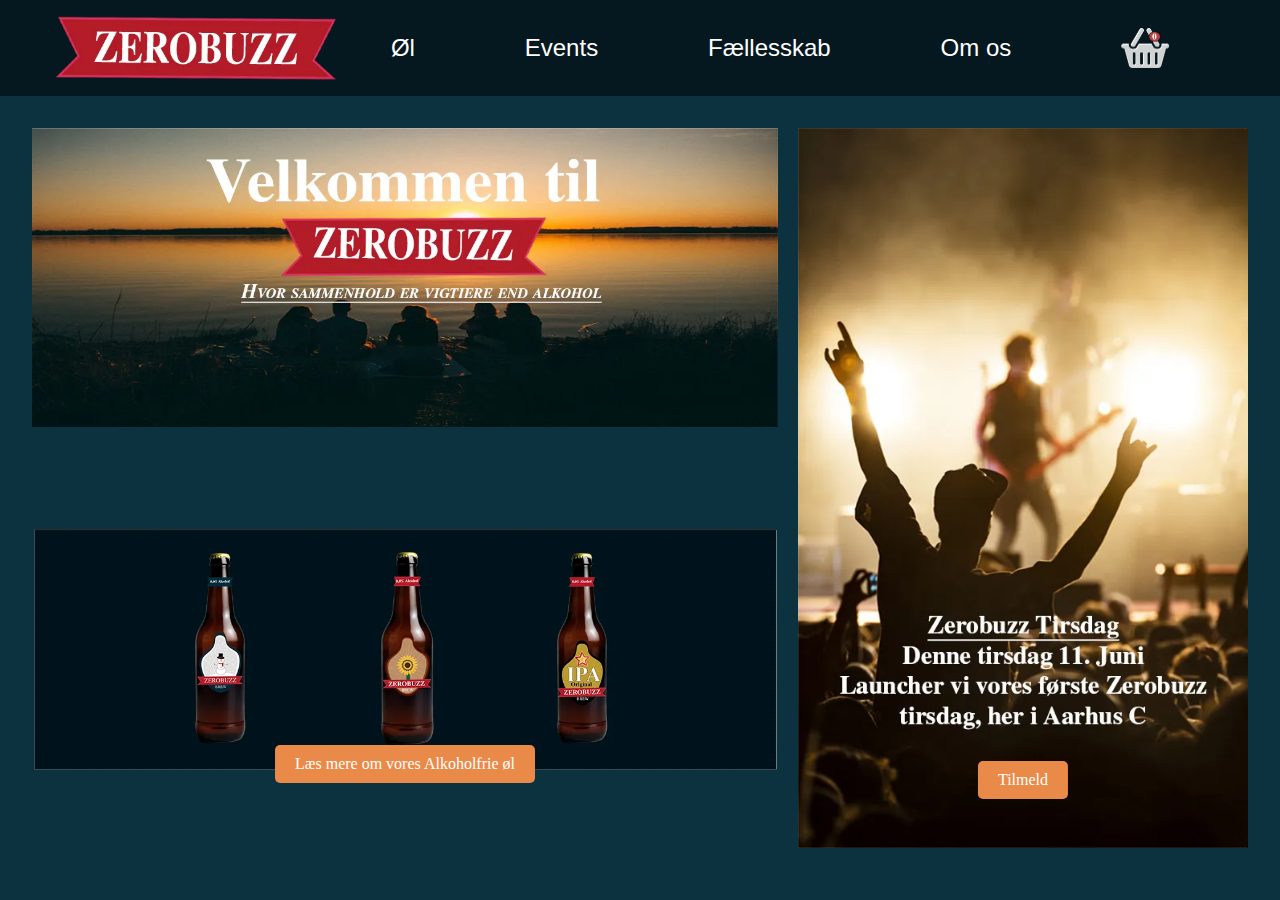
<file: index.html>
<!DOCTYPE html>
<html lang="da">
<head>
    <link rel="stylesheet" href="css/nav.css">
    <link rel="stylesheet" href="css/style.css">
    <meta charset="UTF-8">
    <meta name="viewport" content="width=device-width, initial-scale=1.0">
    <meta name="description" content="Et sammenhold uden promille">  <!--Seo optimering, beskrivelsen under hjemmesiden når man finder hjemmesiden-->
    <meta name="keywords" content="Alkoholfri, øl, Zerobuzz, bryggeri, 2024"> <!-- Seo optimering, stikord for at fange brugere-->
    <meta name="geo.region" content="DK"> <!--Seo optmering-->
    <meta name="author" content="Oscar Adam Iversen Hansen"> <!--Seo optimering, opfattere afhjemmesiden-->
    <title>Zerobuzz Brew</title>
</head>
<body>
    <header> <!-- Semantisk tag header, indenholder hele nav baren -->
        <nav>
            <div class="logo-button">
                <button class="logo-button" id="Logo" onclick="goToHomePage()">  <!-- javascript function for at komme tilbage på hjemsiden efter at klikke på logo-->
                    <img src="img/zerobuzz.webp" width="280" alt="Zerobuzz Brew Logo">
                </button>
                <div class="burger-menu" id="burger-menu">&#9776;</div> <!-- et unicode tegn for burgermenuen-->
            </div>
            <ul class="unordered" id="nav-menu">
                <li class="listen">
                    <a class="menu" href="øl.html">Øl</a>
                </li>
                <li class="listen">
                    <a class="menu" href="#">Events</a>
                    <ul class="submenu">
                        <li><a href="zero.html">Zerobuzz Tirsdag</a></li>
                        <li><a href="#">Løbeklub</a></li>
                        <li><a href="#">Cykelklub</a></li>
                        <li><a href="#">Strikkeklub</a></li>
                        <li><a href="#">Ølsmagning</a></li>
                    </ul>
                </li>
                <li class="listen">
                    <a class="menu" href="fælles.html">Fællesskab</a>
                </li>
                <li class="listen">
                    <a class="menu" href="#">Om os</a>
                    <ul class="submenu">
                        <li><a href="#">Zerobuzz Historie</a></li>
                        <li><a href="#">Vores værdier</a></li>
                        <li><a href="#">Bryggeprocess</a></li>
                        <li><a href="#">Fremtid</a></li>
                    </ul>
                </li>
                <li class="listen">
                    <button class="menu">
                        <img class="kurv" src="img/kurv.webp" alt="Kurv">
                    </button>
                </li>
            </ul>
        </nav> <!-- Her slutter min nav bar, alt op og herned til er min navigatiosn bar-->
    </header>
    <main> <!-- Her er mit main indhold for min forside, hvor jeg har sat mine billeder op i 3 forskellige sections, med hver deres class så jeg kan få styr på dem-->
        <div class="billeder">
            <section id="velkommen">
                <img src="img/forside-billed-1.webp" class="responsiv" width="900" height="500" alt="Welcome Banner">
            </section>
            <div id="øl">
                <img src="img/png.webp" class="responsiv" width="900" height="500" alt="Footer Image 1">
                <button class="knap" id="btn-øl">Læs mere om vores Alkoholfrie øl</button>
            </div>
            <section id="event">
                <img src="img/3-forside.webp" class="responsiv" width="450" height="800" alt="Upcoming Events">
                <button class="knap" id="knapEvent">Tilmeld</button>
            </section>
        </div>
    </main>
    <script src="nav.js"></script> <!-- Link til min burgermenus javascript-->
<!-- Her er mit javascript som der er med til at styre min hjem/logo knap-->
    <script> 
        function goToHomePage() {
            window.location.href = 'index.html';  
        }
    </script>
</body>
</html>
</file>
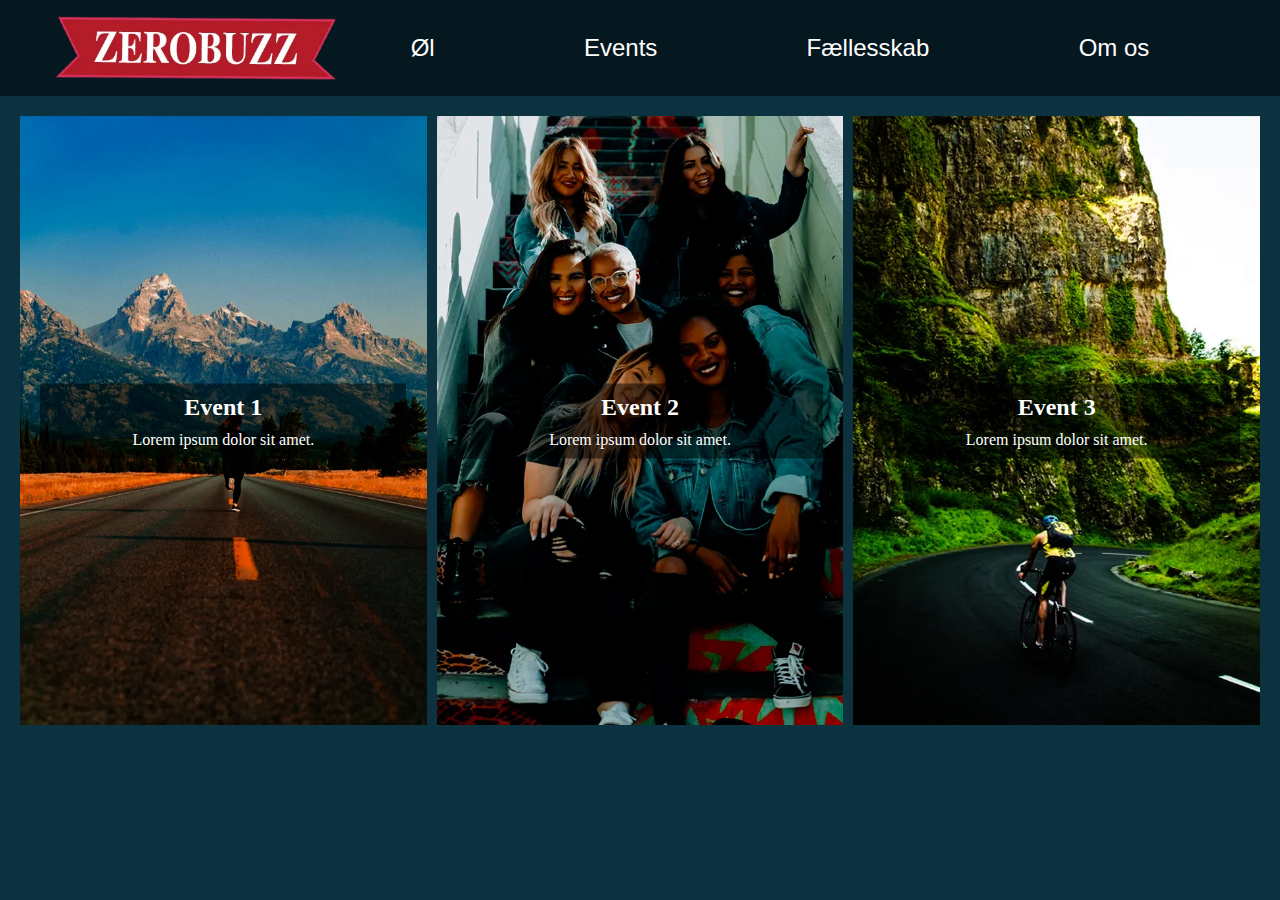
<file: event.html>
<!DOCTYPE html>
<html lang="da">
<head>
    <link rel="stylesheet" href="css/nav.css">
    <link rel="stylesheet" href="css/event.css">
    <meta charset="UTF-8">
    <meta name="viewport" content="width=device-width, initial-scale=1.0">
    <meta name="description" content="Et sammenhold uden promille">  <!--Seo optimering, beskrivelsen under hjemmesiden når man finder hjemmesiden-->
    <meta name="keywords" content="Alkoholfri, øl, Zerobuzz, bryggeri, 2024"> <!-- Seo optimering, stikord for at fange brugere-->
    <meta name="geo.region" content="DK"> <!--Seo optmering-->
    <meta name="author" content="Oscar Adam Iversen Hansen"> <!--Seo optimering, opfattere afhjemmesiden-->
    <title>Zerobuzz Brew</title>
</head>
<body>
    <header> <!-- Semantisk tag header, indenholder hele nav baren -->
        <nav>
            <div class="logo-button">
                <button class="logo-button" id="Logo" onclick="goToHomePage()">  <!-- javascript function for at komme tilbage på hjemsiden efter at klikke på logo-->
                    <img src="img/zerobuzz.webp" width="280" alt="Zerobuzz Brew Logo">
                </button>
                <div class="burger-menu" id="burger-menu">&#9776;</div> <!-- et unicode tegn for burgermenuen-->
            </div>
            <ul class="unordered" id="nav-menu">
                <li class="listen">
                    <a class="menu" href="øl.html">Øl</a>
                </li>
                <li class="listen">
                    <a class="menu" href="#">Events</a>
                    <ul class="submenu">
                        <li><a href="#">Zerobuzz Tirsdag</a></li>
                        <li><a href="#">Løbeklub</a></li>
                        <li><a href="#">Cykelklub</a></li>
                        <li><a href="#">Strikkeklub</a></li>
                        <li><a href="#">Ølsmagning</a></li>
                    </ul>
                </li>
                <li class="listen">
                    <a class="menu" href="#">Fællesskab</a>
                </li>
                <li class="listen">
                    <a class="menu" href="#">Om os</a>
                    <ul class="submenu">
                        <li><a href="#">Zerobuzz Historie</a></li>
                        <li><a href="#">Vores værdier</a></li>
                        <li><a href="#">Bryggeprocess</a></li>
                        <li><a href="#">Fremtid</a></li>
                    </ul>
                </li>
            </ul>
        </nav>
    </header>
    <main>
        <section class="billeder">
            <figure class="box">
                <img src="img/eventbilled1.webp" width="470" id="img1" alt="#">
                <figcaption class="tekst">
                    <h1>Event 1</h1>
                    <p>Lorem ipsum dolor sit amet.</p>
                </figcaption>
            </figure>
            <figure class="box">
                <img src="img/eventbilled2.webp" width="470" id="img2" alt="#">
                <figcaption class="tekst">
                    <h1>Event 2</h1>
                    <p>Lorem ipsum dolor sit amet.</p>
                </figcaption>
            </figure>
            <figure class="box">
                <img src="img/eventbilled3.webp" width="470" id="img3" alt="#">
                <figcaption class="tekst">
                    <h1>Event 3</h1>
                    <p>Lorem ipsum dolor sit amet.</p>
                </figcaption>
            </figure>
        </section>
    </main>
    <script src="nav.js"></script>
    <script>
        function goToHomePage() {
            window.location.href = 'index.html'; 
        }
    </script>
</body>
</html>
</file>
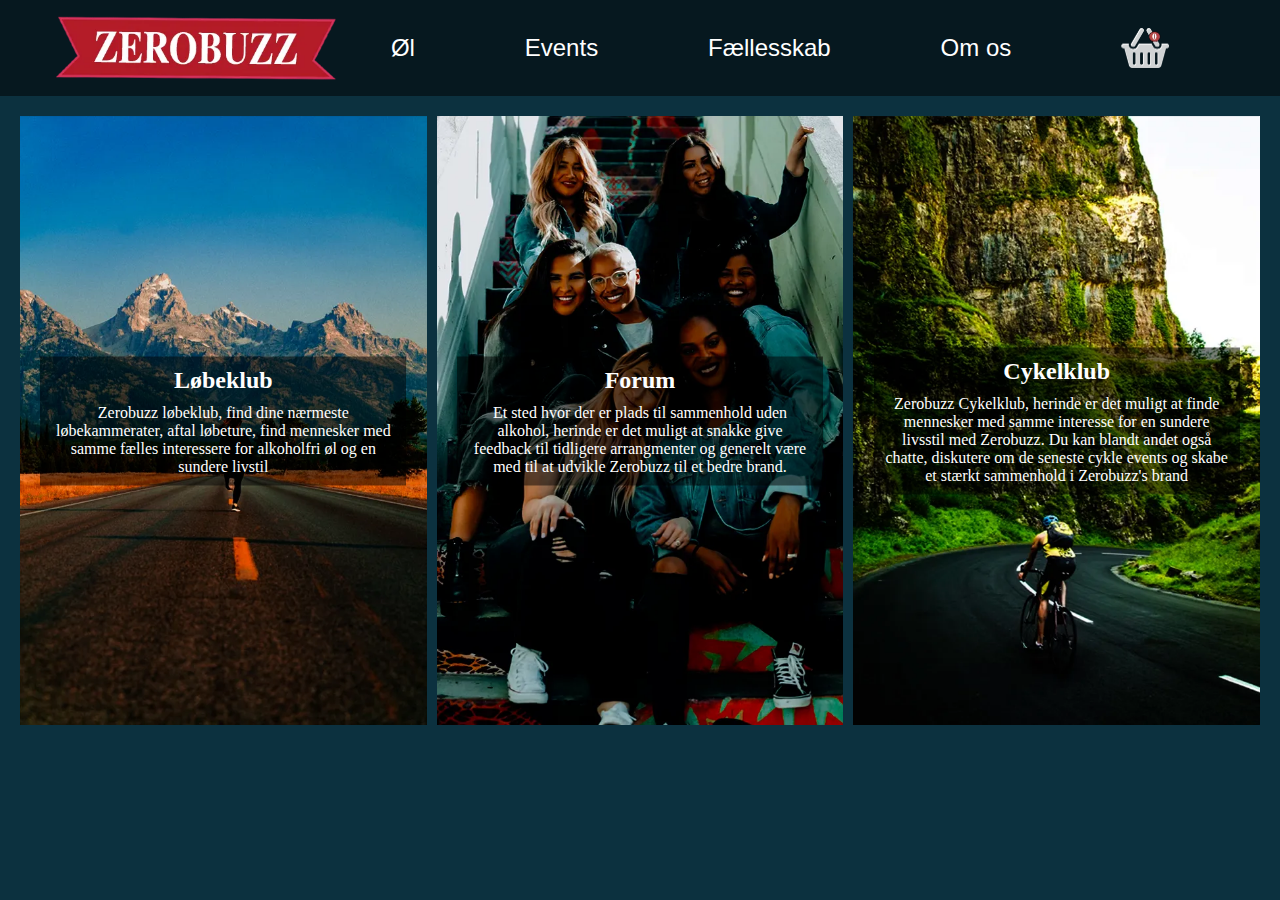
<file: fælles.html>
<!DOCTYPE html>
<html lang="da">
<head>
    <link rel="stylesheet" href="css/nav.css">
    <link rel="stylesheet" href="css/fælles.css">
    <meta charset="UTF-8">
    <meta name="viewport" content="width=device-width, initial-scale=1.0">
    <meta name="description" content="Et sammenhold uden promille">  <!--Seo optimering, beskrivelsen under hjemmesiden når man finder hjemmesiden-->
    <meta name="keywords" content="Alkoholfri, øl, Zerobuzz, bryggeri, 2024"> <!-- Seo optimering, stikord for at fange brugere-->
    <meta name="geo.region" content="DK"> <!--Seo optmering-->
    <meta name="author" content="Oscar Adam Iversen Hansen"> <!--Seo optimering, opfattere afhjemmesiden-->
    <title>Zerobuzz Brew</title>
</head>
<body>
    <header> <!-- Semantisk tag header, indenholder hele nav baren -->
        <nav>
            <div class="logo-button">
                <button class="logo-button" id="Logo" onclick="goToHomePage()">  <!-- javascript function for at komme tilbage på hjemsiden efter at klikke på logo-->
                    <img src="img/zerobuzz.webp" width="280" alt="Zerobuzz Brew Logo">
                </button>
                <div class="burger-menu" id="burger-menu">&#9776;</div> <!-- et unicode tegn for burgermenuen-->
            </div>
            <ul class="unordered" id="nav-menu">
                <li class="listen">
                    <a class="menu" href="øl.html">Øl</a>
                </li>
                <li class="listen">
                    <a class="menu" href="#">Events</a>
                    <ul class="submenu">
                        <li><a href="zero.html">Zerobuzz Tirsdag</a></li>
                        <li><a href="#">Løbeklub</a></li>
                        <li><a href="#">Cykelklub</a></li>
                        <li><a href="#">Strikkeklub</a></li>
                        <li><a href="#">Ølsmagning</a></li>
                    </ul>
                </li>
                <li class="listen">
                    <a class="menu" href="fælles.html">Fællesskab</a>
                </li>
                <li class="listen">
                    <a class="menu" href="#">Om os</a>
                    <ul class="submenu">
                        <li><a href="#">Zerobuzz Historie</a></li>
                        <li><a href="#">Vores værdier</a></li>
                        <li><a href="#">Bryggeprocess</a></li>
                        <li><a href="#">Fremtid</a></li>
                    </ul>
                </li>
                <li class="listen">
                    <button class="menu">
                        <img class="kurv" src="img/kurv.webp" alt="Kurv">
                    </button>
                </li>
            </ul>
        </nav> <!-- Her slutter min nav bar, alt op og herned til er min navigatiosn bar-->
    </header>
    <main> <!-- Her er mit main indhold på min side-->
        <section class="billeder"> <!-- Lavet en section til alle mine billeder-->
            <figure class="box">
                <img src="img/eventbilled1.webp" width="470" id="img1" alt="#">
                <figcaption class="tekst">
                    <h1>Løbeklub</h1>
                    <p> Zerobuzz løbeklub, find dine nærmeste løbekammerater, aftal løbeture, find mennesker med samme fælles interessere for alkoholfri øl og en sundere livstil</p>
                </figcaption>
            </figure>
            <figure class="box">
                <img src="img/eventbilled2.webp" width="470" id="img2" alt="#">
                <figcaption class="tekst">
                    <h1>Forum</h1>
                    <p> Et sted hvor der er plads til sammenhold uden alkohol, herinde er det muligt at snakke give feedback til tidligere arrangmenter og generelt være med til at udvikle Zerobuzz til et bedre brand.</p>
                </figcaption>
            </figure>
            <figure class="box">
                <img src="img/eventbilled3.webp" width="470" id="img3" alt="#">
                <figcaption class="tekst">
                    <h1>Cykelklub</h1>
                    <p>Zerobuzz Cykelklub, herinde er det muligt at finde mennesker med samme interesse for en sundere livsstil med Zerobuzz. Du kan blandt andet også chatte, diskutere om de seneste cykle events og skabe et stærkt sammenhold i Zerobuzz's brand </p>
                </figcaption>
            </figure>
        </section>
    </main>
    <script src="nav.js"></script> <!-- Link til min burgermenus javascript-->
    <!-- Her er mit javascript som der er med til at styre min hjem/logo knap-->

    <script>
        function goToHomePage() {
            window.location.href = 'index.html'; 
        }
    </script>
</body>
</html>
</file>
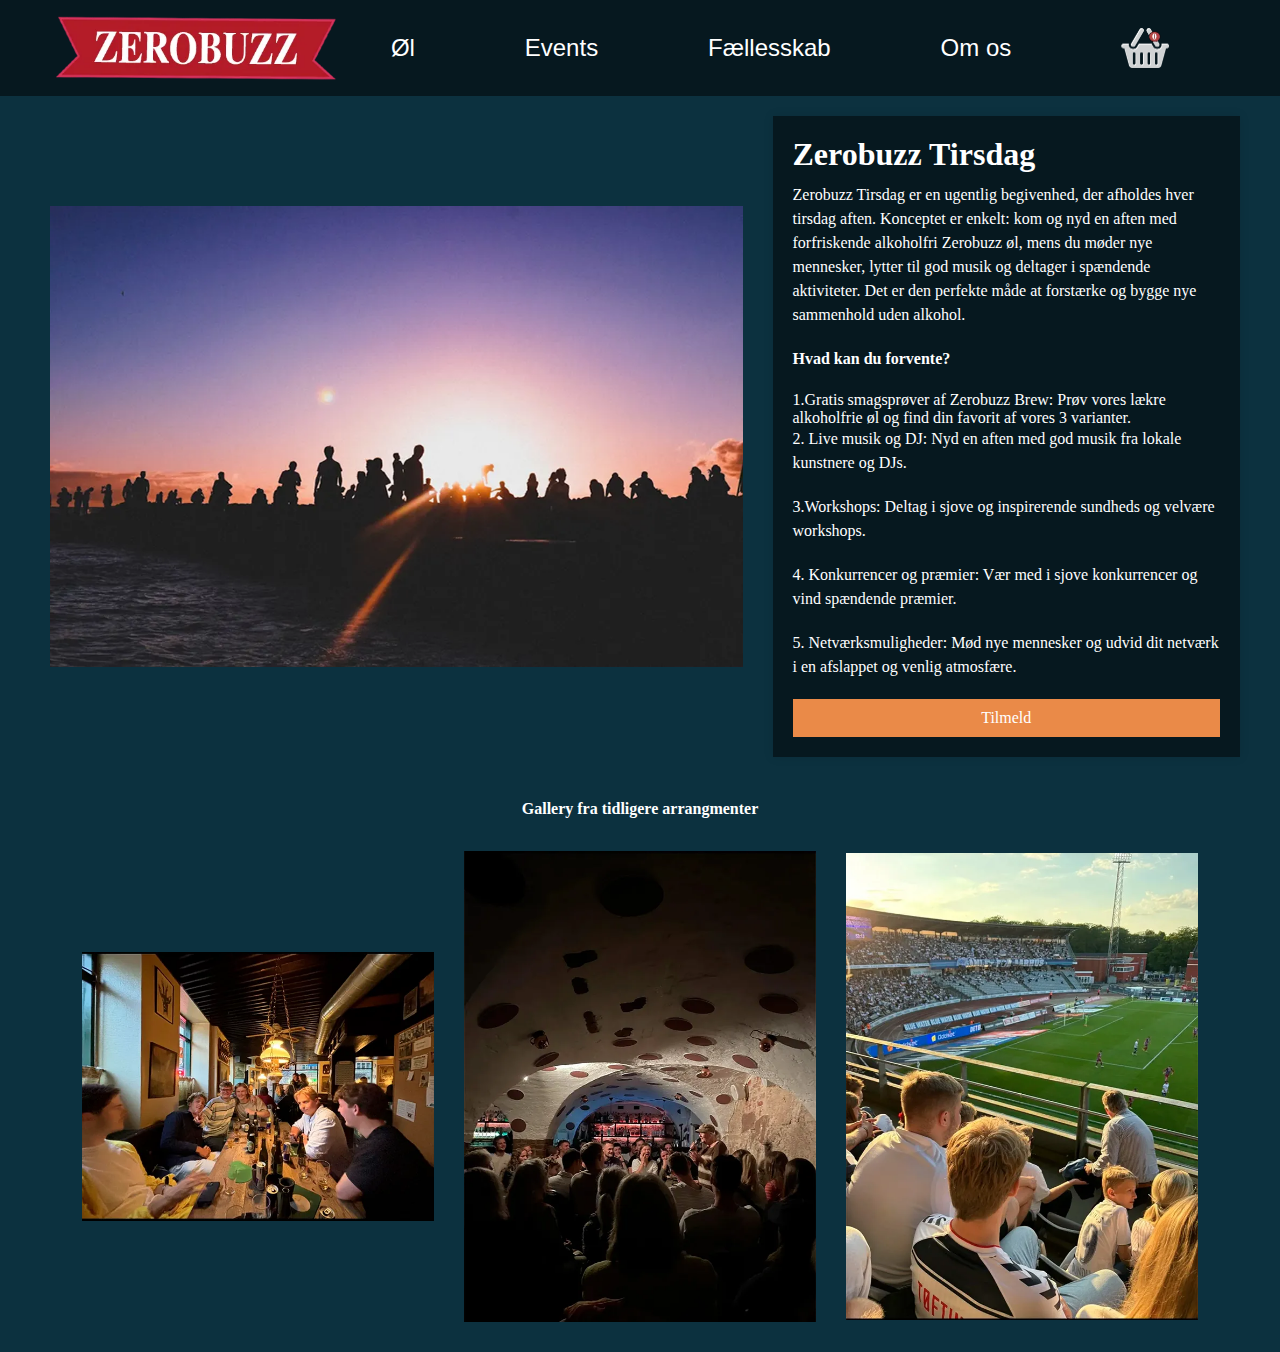
<file: zero.html>
<!DOCTYPE html>
<html lang="da">
<head>
    <link rel="stylesheet" href="css/nav.css">
    <link rel="stylesheet" href="css/zero.css">
    <meta charset="UTF-8">
    <meta name="viewport" content="width=device-width, initial-scale=1.0">
    <meta name="description" content="Et sammenhold uden promille">  <!--Seo optimering, beskrivelsen under hjemmesiden når man finder hjemmesiden-->
    <meta name="keywords" content="Alkoholfri, øl, Zerobuzz, bryggeri, 2024"> <!-- Seo optimering, stikord for at fange brugere-->
    <meta name="geo.region" content="DK"> <!--Seo optmering-->
    <meta name="author" content="Oscar Adam Iversen Hansen"> <!--Seo optimering, opfattere afhjemmesiden-->
    <title>Zerobuzz Brew</title>
</head>
<body>
    <header> <!-- Semantisk tag header, indenholder hele nav baren -->
        <nav>
            <div class="logo-button">
                <button class="logo-button" id="Logo" onclick="goToHomePage()">  <!-- javascript function for at komme tilbage på hjemsiden efter at klikke på logo-->
                    <img src="img/zerobuzz.webp" width="280" alt="Zerobuzz Brew Logo">
                </button>
                <div class="burger-menu" id="burger-menu">&#9776;</div> <!-- et unicode tegn for burgermenuen-->
            </div>
            <ul class="unordered" id="nav-menu">
                <li class="listen">
                    <a class="menu" href="øl.html">Øl</a>
                </li>
                <li class="listen">
                    <a class="menu" href="#">Events</a>
                    <ul class="submenu">
                        <li><a href="zero.html">Zerobuzz Tirsdag</a></li>
                        <li><a href="#">Løbeklub</a></li>
                        <li><a href="#">Cykelklub</a></li>
                        <li><a href="#">Strikkeklub</a></li>
                        <li><a href="#">Ølsmagning</a></li>
                    </ul>
                </li>
                <li class="listen">
                    <a class="menu" href="fælles.html">Fællesskab</a>
                </li>
                <li class="listen">
                    <a class="menu" href="#">Om os</a>
                    <ul class="submenu">
                        <li><a href="#">Zerobuzz Historie</a></li>
                        <li><a href="#">Vores værdier</a></li>
                        <li><a href="#">Bryggeprocess</a></li>
                        <li><a href="#">Fremtid</a></li>
                    </ul>
                </li>
                <li class="listen">
                    <button class="menu">
                        <img class="kurv" src="img/kurv.webp" alt="Kurv">
                    </button>
                </li>
            </ul>
        </nav> <!-- Her slutter min nav bar, alt op og herned til er min navigatiosn bar-->
    </header>

    <main>
        <div class="indhold">
            <figure>
                <img src="img/zero-img.webp" alt="Zero Image">
            </figure>
            <article>
                <h1>Zerobuzz Tirsdag</h1>
                <p>
                    Zerobuzz Tirsdag er en ugentlig begivenhed, der afholdes hver tirsdag aften. Konceptet er enkelt: kom og nyd en aften med forfriskende alkoholfri Zerobuzz øl, mens du møder nye mennesker, lytter til god musik og deltager i spændende aktiviteter. Det er den perfekte måde at forstærke og bygge nye sammenhold uden alkohol.
                </p>
                <p>
                 <strong> Hvad kan du forvente? </strong>
                </p>
                    1.Gratis smagsprøver af Zerobuzz Brew: Prøv vores lækre alkoholfrie øl og find din favorit af vores 3 varianter.
                <p>
                    2. Live musik og DJ: Nyd en aften med god musik fra lokale kunstnere og DJs.
                </p>
                <p>
                    3.Workshops: Deltag i sjove og inspirerende sundheds og velvære workshops.
                </p>
                <p>
                    4. Konkurrencer og præmier: Vær med i sjove konkurrencer og vind spændende præmier.
                </p>
                <p>
                   5. Netværksmuligheder: Mød nye mennesker og udvid dit netværk i en afslappet og venlig atmosfære.
                </p>
                <button>Tilmeld</button>
            </article>
        </div>
    </main>

    <footer>
        <section class="gallery">
            <p><strong>Gallery fra tidligere arrangmenter</strong></p>
            <figure>
                <img class="lille" src="img/gallery.webp" alt="Gallery Image 1">
                <img class="stor" src="img/galleryigen.webp" alt="Gallery Image 2">
                <img class="stor" src="img/galleryigenigen.webp" alt="Gallery Image 3">
            </figure>
        </section>
    </footer>

    <script src="nav.js"></script> <!-- Link til min burgermenus javascript-->
    <!-- Her er mit javascript som der er med til at styre min hjem/logo knap-->

    <script>
        function goToHomePage() {
            window.location.href = 'index.html'; 
        }
    </script>
</body>
</html>
</file>
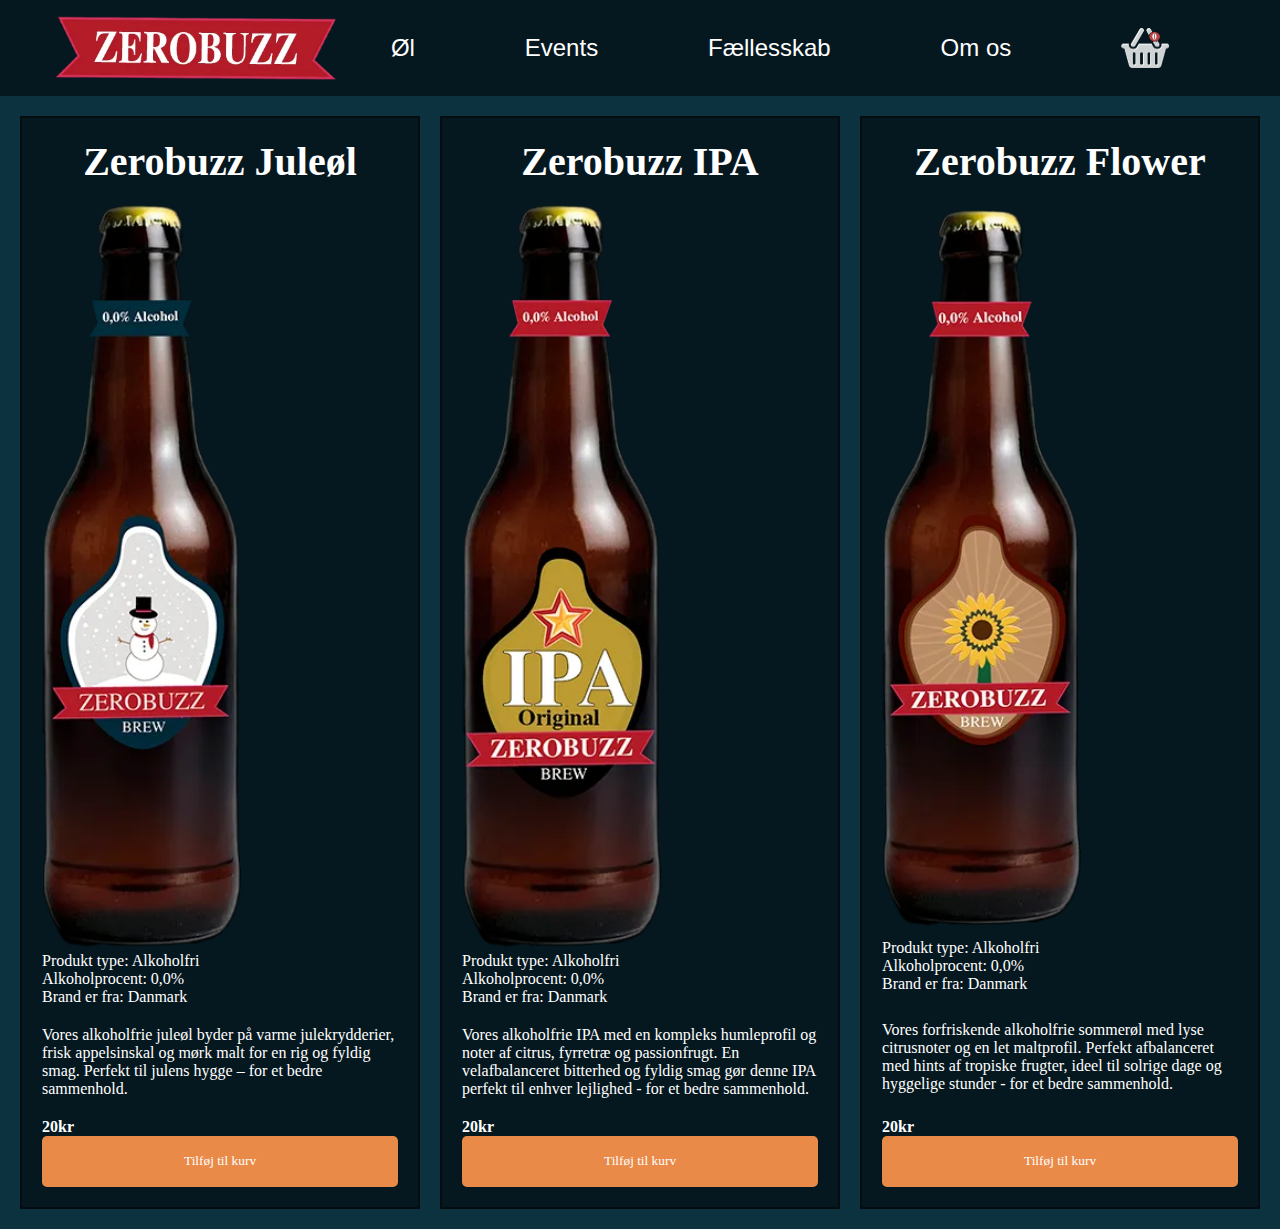
<file: øl.html>
<!DOCTYPE html>
<html lang="da">
<head>
    <link rel="stylesheet" href="css/nav.css">
    <link rel="stylesheet" href="css/øl.css">
    <meta charset="UTF-8">
    <meta name="viewport" content="width=device-width, initial-scale=1.0">
    <meta name="description" content="Et sammenhold uden promille">  <!--Seo optimering, beskrivelsen under hjemmesiden når man finder hjemmesiden-->
    <meta name="keywords" content="Alkoholfri, øl, Zerobuzz, bryggeri, 2024"> <!-- Seo optimering, stikord for at fange brugere-->
    <meta name="geo.region" content="DK"> <!--Seo optmering-->
    <meta name="author" content="Oscar Adam Iversen Hansen"> <!--Seo optimering, opfattere afhjemmesiden-->
    <title>Zerobuzz Brew</title>
</head>
<body>
    <header> <!-- Semantisk tag header, indenholder hele nav baren -->
        <nav> <!-- -->
            <div class="logo-button">
                <button class="logo-button" id="Logo" onclick="goToHomePage()">  <!-- javascript function for at komme tilbage på hjemsiden efter at klikke på logo-->
                    <img src="img/zerobuzz.webp" width="280" alt="Zerobuzz Brew Logo">
                </button>
                <div class="burger-menu" id="burger-menu">&#9776;</div> <!-- et unicode tegn for burgermenuen-->
            </div>
            <ul class="unordered" id="nav-menu">
                <li class="listen"> 
                    <a class="menu" href="øl.html">Øl</a>
                </li>
                <li class="listen">
                    <a class="menu" href="#">Events</a>
                    <ul class="submenu">
                        <li><a href="zero.html">Zerobuzz Tirsdag</a></li>
                        <li><a href="#">Løbeklub</a></li>
                        <li><a href="#">Cykelklub</a></li>
                        <li><a href="#">Strikkeklub</a></li>
                        <li><a href="#">Ølsmagning</a></li>
                    </ul>
                </li>
                <li class="listen">
                    <a class="menu" href="fælles.html">Fællesskab</a>
                </li>
                <li class="listen">
                    <a class="menu" href="#">Om os</a>
                    <ul class="submenu">
                        <li><a href="#">Zerobuzz Historie</a></li>
                        <li><a href="#">Vores værdier</a></li>
                        <li><a href="#">Bryggeprocess</a></li>
                        <li><a href="#">Fremtid</a></li>
                    </ul>
                </li>
                <li class="listen">
                    <button class="menu">
                        <img class="kurv" src="img/kurv.webp" alt="Kurv">
                    </button>
                </li>
            </ul>
        </nav> <!-- Her slutter min nav bar, alt op og herned til er min navigatiosn bar-->
    </header>

<main> <!-- Her er mit main indhold til hjemmesiden-->
    <section class="ølSection"> <!-- Jeg har lavet en section til hver øl, efterfulgt af en givet class for at specifiere indholdet-->
        <article class="genstand">
            <section class="indhold">
                <h1>Zerobuzz Juleøl</h1>
                <section class="produkt">
                    <figure class="billed">
                        <img src="img/juleøl.webp" alt="Juleøl">
                    </figure>
                    <ul>
                        <li class="info">Produkt type: Alkoholfri</li>
                        <li class="info">Alkoholprocent: 0,0%</li>
                        <li class="info">Brand er fra: Danmark</li>
                    </ul>
                    <p class="intro">Vores alkoholfrie juleøl byder på varme julekrydderier, frisk appelsinskal og mørk malt for en rig og fyldig smag. Perfekt til julens hygge – for et bedre sammenhold.</p>
                </section>
                <p><strong>20kr</strong></p>
                <button class="knap">Tilføj til kurv</button>
            </section>
        </article>
        
        <article class="genstand">
            <section class="indhold">
                <h1>Zerobuzz IPA</h1>
                <section class="produkt">
                    <figure class="billed">
                        <img src="img/ipa-øl.webp" alt="IPA Øl">
                    </figure>
                    <ul>
                        <li class="info">Produkt type: Alkoholfri</li>
                        <li class="info">Alkoholprocent: 0,0%</li>
                        <li class="info">Brand er fra: Danmark</li>
                    </ul>
                    <p class="intro">Vores alkoholfrie IPA med en kompleks humleprofil og noter af citrus, fyrretræ og passionfrugt. En velafbalanceret bitterhed og fyldig smag gør denne IPA perfekt til enhver lejlighed - for et bedre sammenhold.</p>
                </section>
                <p><strong>20kr</strong></p>
                <button class="knap">Tilføj til kurv</button>
            </section>
        </article>
        
        <article class="genstand">
            <section class="indhold">
                <h1>Zerobuzz Flower</h1>
                <section class="produkt">
                    <figure class="billed">
                        <img src="img/flower-øl.webp" alt="Sommerøl">
                    </figure>
                    <ul>
                        <li class="info">Produkt type: Alkoholfri</li>
                        <li class="info">Alkoholprocent: 0,0%</li>
                        <li class="info">Brand er fra: Danmark</li>
                    </ul>
                    <p class="intro">Vores forfriskende alkoholfrie sommerøl med lyse citrusnoter og en let maltprofil. Perfekt afbalanceret med hints af tropiske frugter, ideel til solrige dage og hyggelige stunder - for et bedre sammenhold.</p>
                </section>
                <p><strong>20kr</strong></p>
                <button class="knap">Tilføj til kurv</button>
            </section>
        </article>
    </section>
</main>
    <script src="nav.js"></script> <!-- Link til min burgermenus javascript-->
    <!-- Her er mit javascript som der er med til at styre min hjem/logo knap-->

    <script>
        function goToHomePage() {
            window.location.href = 'index.html'; 
        }
    </script>
</body>
</html>
</file>
<file: css/nav.css>
* {
    box-sizing: border-box;
    margin: 0;
    padding: 0;
}

body {
    background-color: #0c313f;
    font-family: 'STIXGeneral', serif;
}

/* Styling af baggrunden på min nav bar */

header {
    background-color: rgba(0, 0, 0, 0.5);
    padding: 1rem 0;
    display: flex;
    justify-content: center;
    box-sizing: border-box;
    width: 100%;
    z-index: 1000;
}

/* tager om alt inden i min nav */

nav {
    display: flex;
    justify-content: space-between;
    align-items: center;
    width: 100%;
    max-width: 1200px;
    padding: 0 1rem;
}


.logo-button {
    display: flex;
    align-items: center;
}

/* fjerner baggrunden på knapen*/

#Logo {
    background: none;
    border: none;
    cursor: pointer;
    padding: 0;
}

/* designer burgermenu */

.burger-menu {
    display: none;
    font-size: 30px;
    color: white;
    cursor: pointer;
    background: none;
    border: none;
}


 /* designer min menu, og giver afstand imellem hvert element */
.unordered {
    list-style: none;
    display: flex;
    justify-content: space-around; 
    align-items: center;
    flex-grow: 1;
    margin: 0;
    padding: 0;
}


.listen {
    position: relative;
}

/* stylere også min menu */

.menu {
    color: white;
    text-decoration: none;
    font-size: 150%;
    font-family: Arial, sans-serif;
    display: flex;
    align-items: center;
    padding: 0 20px;
    transition: border-bottom 0.3s;
    background: none;
    border: none;
    cursor: pointer;
}

.menu:hover {
    border-bottom: 4px solid orange;
}

/* styler min undermenu */

.submenu {
    display: none;
    position: absolute;
    top: 100%;
    left: 0;
    z-index: 1000;
    background-color: rgba(0, 0, 0, 0.5);
    border-color: #fff;
    font-size: 20px;
    text-align: center;
    width: 100%;
}

.listen:hover .submenu {
    display: block;
}

.submenu li {
    margin-bottom: 5px;
    list-style: none;
}

/* styler texten i undermenu */

.submenu a {
    color: #fff;
    text-decoration: none;
    display: block;
    padding: 5px;
    transition: background-color 0.3s;
}

.submenu a:hover {
    background-color: orange;
}

/* styling af kurv */

.menu img.kurv {
    width: 48px; 
    height: auto;
    margin: 0;
}

@media (max-width: 768px) { /* styling i ipad format*/
    header {
        align-items: flex-start;
    }
    
    .unordered {
        flex-direction: row;
        width: 100%;
    }
    
    .listen {
        width: 100%;
        text-align: left;
    }
    
    .menu {
        padding: 15px;
        font-size: 80%;
        width: 100%;
    }

    #Logo {
        align-items: flex-start;
    }
    
    .submenu {
        position: static;
        padding: 10px;
        width: 100%;
    }
    
    .submenu a {
        padding: 10px;
    }
}

@media (max-width: 600px) { /* styling i mobil format */
    .logo-button {
        justify-content: space-between;
        width: 100%;
        padding: 0.5rem 1rem;
    }
    
    .burger-menu {
        display: block;
        padding: 0;
    }

    #Logo {
        width: auto;
        height: auto;
    }
    
    .unordered {
        display: none;
        flex-direction: column;
        width: 100%; 
        position: absolute;
        top: 110px; 
        left: 0;
        background-color: rgba(0, 0, 0, 0.8);
        z-index: 1000;
    }

    .unordered.show {
        display: flex;
    }
    
    .menu {
        font-size: 100%;
        width: 100%;
    }
    
    .submenu {
        padding: 5px;
        width: 100%;
    }
    
    .submenu a {
        padding: 8px;
    }
}
</file>
<file: css/style.css>
* {
    box-sizing: border-box;
    margin: 0;
    padding: 0;
    font-family: 'STIXGeneral', serif;
}

.billeder {
    display: grid;
    grid-template-columns: 1fr auto;
    grid-template-rows: auto auto;
    gap: 20px;
    padding: 2em;
    position: relative;
}

/* position af første billed */
#velkommen {
    grid-column: 1;
    grid-row: 1;
    position: relative;
}

/* position af andet billed under første billed */
#øl {
    grid-column: 1;
    grid-row: 2;
    position: relative;
}

/* position af tredje billed det til højre */
#event {
    grid-column: 2;
    grid-row: 1 / 3;
    align-self: start;
    position: relative;
}

/* giver en max bredde på billederne */

.responsiv {
    max-width: 100%;
    height: auto;
}


/* styling af knap */
.knap {
    position: absolute;
    top: 75%;
    left: 50%;
    transform: translate(-50%, -50%);
    padding: 10px 20px;
    background-color: #ea8a48;
    color: white;
    border: none;
    cursor: pointer;
    font-size: 16px;
    border-radius: 5px;
}

.knap:hover {
    background-color: #0056b3;
}


/*giver den ønsket position for knappen til event */
#knapEvent {
    top: 90%;
}

@media (max-width: 768px) { /*styling/responsiv i mobil/ipad format */
    .container {
        grid-template-columns: 1fr;
        grid-template-rows: auto auto auto;
        gap: 10px;
        padding: 1em;
    }

    #velkommen {
        grid-column: 1;
        grid-row: 1;
    }

    #øl {
        grid-column: 1;
        grid-row: 2;
    }

    #event {
        grid-column: 1;
        grid-row: 3;
        align-self: center;
        display: flex;
        justify-content: center;
    }

    #event img {
        width: 80%; 
        max-width: 300px; 
        height: auto;
    }

    .knap {
        top: 85%;
        left: 50%;
        transform: translate(-50%, -50%);
        padding: 8px 16px;
        font-size: 14px;
    }

    #knapEvent {
        top: 95%;
    }
}
</file>
<file: css/event.css>
* {
    box-sizing: border-box;
    margin: 0;
    padding: 0;
}

.billeder {
    display: flex;
    justify-content: space-between;
    gap: 10px;
    padding: 20px;
}

.box {
    position: relative;
    display: inline-block;
}

.box img {
    display: block;
    max-width: 100%;
    height: auto;
}

.tekst {
    position: absolute;
    top: 50%;
    left: 50%;
    transform: translate(-50%, -50%);
    background-color: rgba(0, 0, 0, 0.5);
    color: white;
    padding: 10px;
    text-align: center;
    width: 90%;
}

.tekst h1 {
    margin-bottom: 10px;
    font-size: 24px;
}

.tekst p {
    margin: 0;
    font-size: 16px;
}

@media (max-width: 768px) {
    .billeder {
        flex-direction: column;
    }

    .box {
        margin-bottom: 10px;
    }

    .tekst {
        width: auto;
        padding: 5px;
    }

    .tekst h1 {
        font-size: 20px;
    }

    .tekst p {
        font-size: 14px;
    }
}
</file>
<file: css/fælles.css>
* {
    box-sizing: border-box;
    margin: 0;
    padding: 0;
    font-family: 'STIXGeneral', serif;
}

/* styling af bredden imellem billederne */
.billeder {
    display: flex;
    justify-content: space-between;
    gap: 10px;
    padding: 20px;
}

/* placering af tekst boks */
.box {
    position: relative;
    display: inline-block;
}

/*billederne er responsive */
.box img {
    display: block;
    max-width: 100%;
    height: auto;
}

/* styling  af tekst boks */
.tekst {
    position: absolute;
    top: 50%;
    left: 50%;
    transform: translate(-50%, -50%);
    background-color: rgba(0, 0, 0, 0.5);
    color: white;
    padding: 10px;
    text-align: center;
    width: 90%;
}

.tekst h1 {
    margin-bottom: 10px;
    font-size: 24px;
}

.tekst p {
    font-size: 16px;
}



@media (max-width: 768px) {
    /* får billederne til at køre ned i en række på mobil størrese */
    .billeder {
        flex-direction: column;
    }

    .box {
        margin-bottom: 10px;
    }

    .tekst {
        width: auto;
        padding: 5px;
    }

    .tekst h1 {
        font-size: 20px;
    }

    .tekst p {
        font-size: 14px;
    }
}
</file>
<file: css/zero.css>
* {
    font-family: 'STIXGeneral', serif;
    margin: 0;
    padding: 0;
    box-sizing: border-box;
    color: white;
}

/* centrere indholdet */
main {
    display: flex;
    justify-content: center;
    padding: 20px;
}


.indhold {
    display: flex;
    align-items: stretch;
    gap: 20px;
    max-width: 1200px;
    width: 100%;
}

article {
    flex: 1.5;
    padding: 20px;
    box-shadow: 0 0 10px rgba(0, 0, 0, 0.1);
    display: flex;
    flex-direction: column;
    justify-content: center;
    background-color: rgba(0, 0, 0, 0.5);
}

figure {
    flex: 2.5;
    display: flex;
    align-items: center;
}

figure img {
    max-width: 100%;
    height: auto;
    padding: 10px;
    box-sizing: border-box;
}

h1 {
    font-size: 2em;
    margin-bottom: 10px;
}

p {
    font-size: 1em;
    line-height: 1.5;
    margin-bottom: 20px;
}

button {
    background-color: #ea8a48;
    color: white;
    border: none;
    padding: 10px 20px;
    cursor: pointer;
    font-size: 1em;
}

button:hover {
    background-color: #0056b3;
}

footer {
    color: white;
    padding: 20px;
    text-align: center;
}

footer figure {
    display: flex;
    justify-content: center;
    gap: 10px;
}

footer img {
    max-width: 30%;
    height: auto;
    display: block;
}

figcaption {
    font-size: 1.5em;
    margin-bottom: 10px;
}

@media (max-width: 768px) {
    .indhold {
        flex-direction: column;
        gap: 10px;
    }

    figure {
        flex: 1;
    }

    article {
        flex: 1;
    }

    h1 {
        font-size: 1.5em;
    }

    p {
        font-size: 0.9em;
    }

    button {
        font-size: 0.9em;
        padding: 8px 16px;
    }

    footer figure {
        flex-direction: column;
    }

    footer img {
        max-width: 70%;
    }

    figcaption {
        font-size: 1.2em;
    }
}
</file>
<file: css/øl.css>
* {
    box-sizing: border-box;
    margin: 0;
    padding: 0;
    font-family: 'STIXGeneral', serif;
}

body {
    font-size: 16px;
    color: white;
    background-color: #0c313f; 
}

/* Styling af rammerne og placering på øllens kasse */
.ølSection {
    display: flex;
    justify-content: space-between;
    padding: 20px;
    gap: 20px;
    flex-wrap: wrap;
}

/* Styling på selve kassen øllene er placeret i */
.genstand {
    background-color: rgba(0, 0, 0, 0.5);
    border: 2px solid rgba(0, 0, 0, 0.5);
    padding: 20px;
    flex: 1 1 calc(33.333% - 40px);
    display: flex;
    flex-direction: column;
    min-width: 250px;
}

/* Placering af knap under øl */
.indhold {
    display: flex;
    flex-direction: column;
    flex: 1;
}

.indhold h1 {
    text-align: center;
    margin-bottom: 20px;
    font-size: 40px;
}

/* Styling af tekst inde i øllen */
.produkt {
    display: flex;
    align-items: center;
    justify-content: space-between;
    flex-wrap: wrap;
    flex: 1;
}

.billed {
    margin-right: 20px;
}

ul {
    list-style: none;
    padding: 0;
    margin: 0;
}

.info {
    width: 100%;
}

.intro {
    margin-top: 20px; /* Tilføjer mellemrum imellem listen og intro */
    width: 100%;
}

.knap {
    background-color: #ea8a48;
    color: white;
    padding: 5%;
    border: none;
    border-radius: 5px;
    cursor: pointer;
}

.knap:hover {
    background-color: #0056b3;
}

.billed img {
    width: 200px;
}

p {
    margin-top: 20px; /* Tilføjer mellemrum imellem listen og p */
}

@media (max-width: 768px) {
    .ølSection {
        flex-direction: column; /* Sørge for at øllene går ned i række */
    }

    .genstand {
        flex: 1 1 100%; /* Fylder det meste af skærmen */
        margin-bottom: 20px; /* Tilføjer mellemrum */
    }

    .produkt {
        flex-direction: column;
    }

    .billed {
        margin-right: 0;
        margin-bottom: 20px;
        display: flex;
        justify-content: center;
    }

    .billed img {
        width: 60%;
    }

    .produkt ul {
        text-align: center;
    }

    .produkt p {
        text-align: center;
    }
}
</file>
